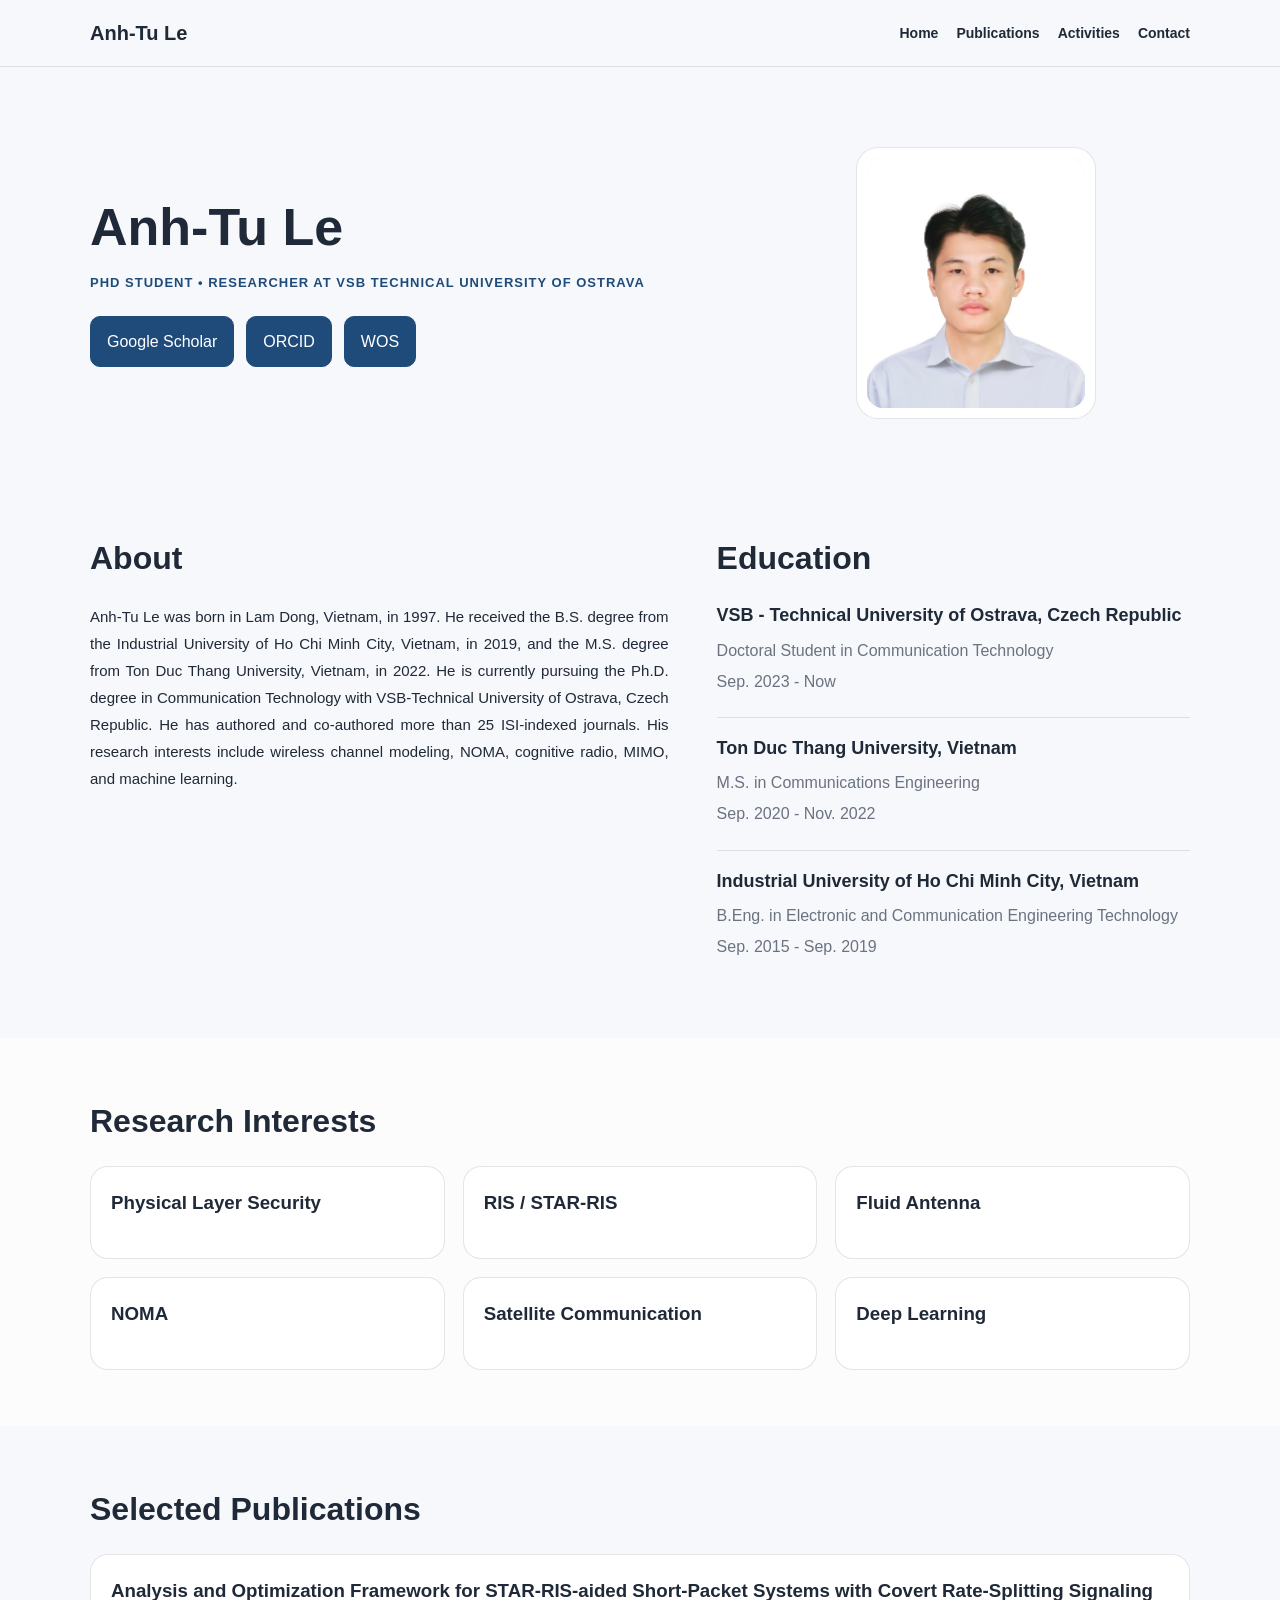
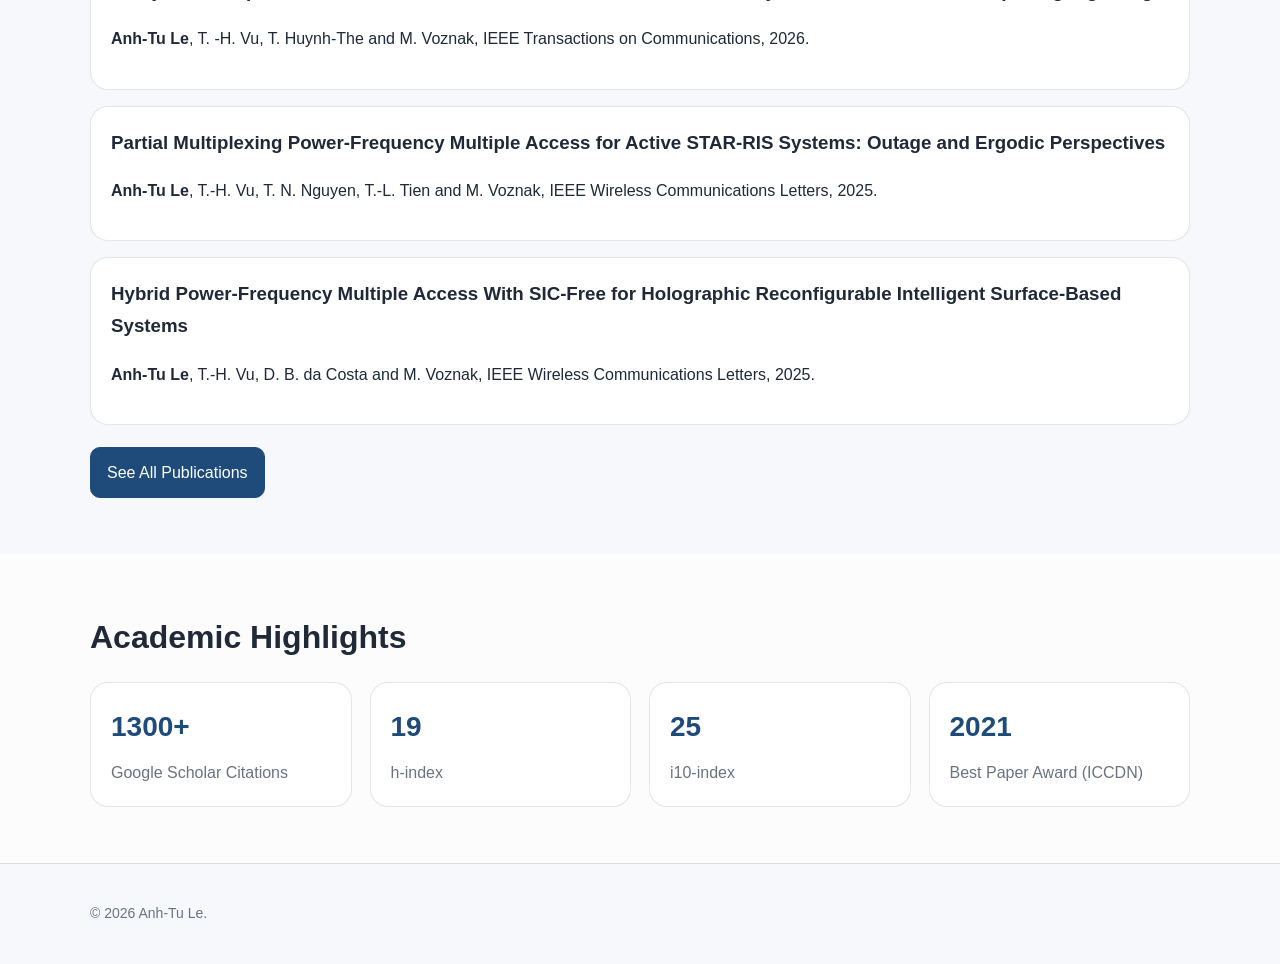
<file: index.html>
<!doctype html>
<html lang="en">
<head>
  <meta charset="UTF-8" />
  <meta name="viewport" content="width=device-width, initial-scale=1.0" />
  <title>Anh-Tu Le | Researcher</title>
  <meta
    name="description"
    content="Academic profile, research interests, selected publications, and contact information of Anh-Tu Le."
  />
  <link rel="icon" type="image/png" href="img/favicon.png" />
<link rel="apple-touch-icon" href="img/favicon.png" />
  <link rel="stylesheet" href="css/style.css" />
</head>
<body>
  <header class="site-header">
    <div class="container header-inner">
      <a class="logo" href="index.html">Anh-Tu Le</a>

      <nav class="nav">
       <strong> <a href="index.html">Home</a> </strong>
       <strong> <a href="publications.html">Publications</a> </strong>
         <strong><a href="activities.html">Activities</a></strong>
        <strong> <a href="contact.html">Contact</a></strong>
      </nav>
    </div>
  </header>

  <main>
    <!-- HERO -->
    <section class="hero">
      <div class="container hero-grid">
        <div class="hero-text">
          <h1>Anh-Tu Le</h1>
           <p class="eyebrow">PhD Student • Researcher  at VSB Technical University of Ostrava</p>
          <div class="hero-actions">
           <a class="btn btn-primary" href="https://scholar.google.com/citations?user=lo6rXWoAAAAJ&hl=en" target="_blank" rel="noopener noreferrer">Google Scholar</a>
<a class="btn btn-primary" href="https://orcid.org/0000-0002-2710-1843" target="_blank" rel="noopener noreferrer">ORCID</a>
<a class="btn btn-primary" href="https://www.webofscience.com/wos/author/record/HCI-6475-2022" target="_blank" rel="noopener noreferrer">WOS</a>
          </div>
        </div>

        <div class="hero-card">
          <img src="img/avatar.jpg" alt="Portrait placeholder for Anh-Tu Le" />
        </div>
      </div>
    </section>

    <!-- ABOUT + EDUCATION -->
<section class="section">
  <div class="container">
    <div class="about-education-grid">
      
      
<div class="about-column">
  <h2>About</h2>
  <p class="about-text">
    Anh-Tu Le was born in Lam Dong, Vietnam, in 1997. He received the B.S. degree from the Industrial University of Ho Chi Minh City, Vietnam, in 2019, and the M.S. degree from Ton Duc Thang University, Vietnam, in 2022. He is currently pursuing the Ph.D. degree in Communication Technology with VSB-Technical University of Ostrava, Czech Republic. He has authored and co-authored more than 25 ISI-indexed journals. His research interests include wireless channel modeling, NOMA, cognitive radio, MIMO, and machine learning.
  </p>
</div>


      <div class="education-column">
        <h2>Education</h2>

        <div class="education-item">
          <h3>VSB - Technical University of Ostrava, Czech Republic</h3>
          <p>Doctoral Student in Communication Technology</p>
          <p>Sep. 2023 - Now</p>
        </div>

        <div class="education-item">
          <h3>Ton Duc Thang University, Vietnam</h3>
          <p>M.S. in Communications Engineering</p>
          <p>Sep. 2020 - Nov. 2022</p>
        </div>

        <div class="education-item">
          <h3>Industrial University of Ho Chi Minh City, Vietnam</h3>
          <p>B.Eng. in Electronic and Communication Engineering Technology</p>
          <p>Sep. 2015 - Sep. 2019</p>
        </div>
      </div>

    </div>
  </div>
</section>

    <!-- RESEARCH INTERESTS -->
    <section class="section section-soft">
      <div class="container">
        <h2>Research Interests</h2>

        <div class="card-grid research-grid">
          <article class="card">
            <h3>Physical Layer Security</h3>
          </article>

          <article class="card">
            <h3>RIS / STAR-RIS</h3>
          </article>

          <article class="card">
            <h3>Fluid Antenna</h3>
          </article>

          <article class="card">
            <h3>NOMA</h3>
          </article>

          <article class="card">
            <h3>Satellite Communication</h3>
          </article>

          <article class="card">
            <h3>Deep Learning</h3>
          </article>
        </div>
      </div>
    </section>

    <!-- SELECTED PUBLICATIONS -->
    <section class="section">
      <div class="container">
        <h2>Selected Publications</h2>

        <div class="publication-list">
          <article class="publication-item">
            <h3>
              Analysis and Optimization Framework for STAR-RIS-aided Short-Packet Systems with Covert Rate-Splitting Signaling
            </h3>
            <p>
             <strong>Anh-Tu Le</strong>, T. -H. Vu, T. Huynh-The and M. Voznak, IEEE Transactions on Communications, 2026.
            </p>
          </article>

          <article class="publication-item">
            <h3>
              Partial Multiplexing Power-Frequency Multiple Access for Active STAR-RIS Systems:
              Outage and Ergodic Perspectives
            </h3>
            <p>
              <strong>Anh-Tu Le</strong>, T.-H. Vu, T. N. Nguyen, T.-L. Tien and M. Voznak,
              IEEE Wireless Communications Letters, 2025.
            </p>
          </article>

          <article class="publication-item">
            <h3>
              Hybrid Power-Frequency Multiple Access With SIC-Free for Holographic
              Reconfigurable Intelligent Surface-Based Systems
            </h3>
            <p>
              <strong>Anh-Tu Le</strong>, T.-H. Vu, D. B. da Costa and M. Voznak,
              IEEE Wireless Communications Letters, 2025.
            </p>
          </article>
        </div>

        <div class="section-action">
          <a class="btn btn-primary" href="publications.html">See All Publications</a>
        </div>
      </div>
    </section>

    <!-- ACADEMIC HIGHLIGHTS -->
    <section class="section section-soft">
      <div class="container">
        <h2>Academic Highlights</h2>

        <div class="stats-grid">
          <div class="stat-card">
            <strong>1300+</strong>
            <span>Google Scholar Citations</span>
          </div>

          <div class="stat-card">
            <strong>19</strong>
            <span>h-index</span>
          </div>

          <div class="stat-card">
            <strong>25</strong>
            <span>i10-index</span>
          </div>

          <div class="stat-card">
            <strong>2021</strong>
            <span>Best Paper Award (ICCDN)</span>
          </div>
        </div>
      </div>
    </section>
  </main>

  <footer class="site-footer">
    <div class="container">
      <p>© 2026 Anh-Tu Le. </p>
    </div>
  </footer>
  
  <script src="js/main.js"></script>
</body>
</html>
</file>
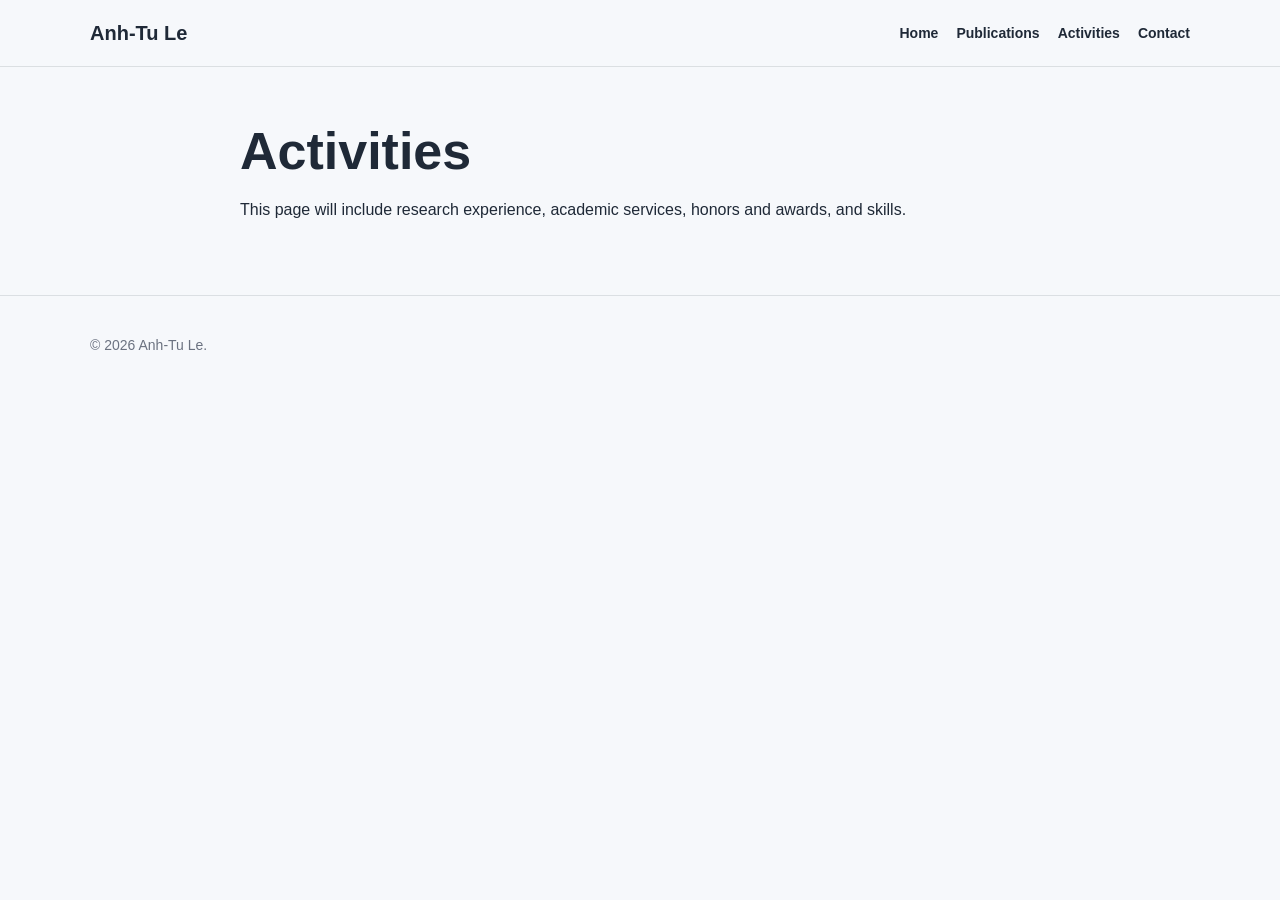
<file: activities.html>
<!doctype html>
<html lang="en">
<head>
  <meta charset="UTF-8" />
  <meta name="viewport" content="width=device-width, initial-scale=1.0" />
  <link rel="icon" type="image/png" href="img/favicon.png" />
<link rel="apple-touch-icon" href="img/favicon.png" />
  <title>Activities | Anh-Tu Le</title>
  <link rel="stylesheet" href="css/style.css" />
</head>
<body>
  <header class="site-header">
    <div class="container header-inner">
      <a class="logo" href="index.html">Anh-Tu Le</a>
      <nav class="nav">
       <strong> <a href="index.html">Home</a> </strong>
       <strong> <a href="publications.html">Publications</a> </strong>
         <strong><a href="activities.html">Activities</a></strong>
        <strong> <a href="contact.html">Contact</a></strong>
      </nav>
    </div>
  </header>

  <main class="section">
    <div class="container narrow">
      <h1>Activities</h1>
      <p>This page will include research experience, academic services, honors and awards, and skills.</p>
    </div>
  </main>

  <footer class="site-footer">
    <div class="container">
      <p>© 2026 Anh-Tu Le.</p>
    </div>
  </footer>
</body>
</html>
</file>
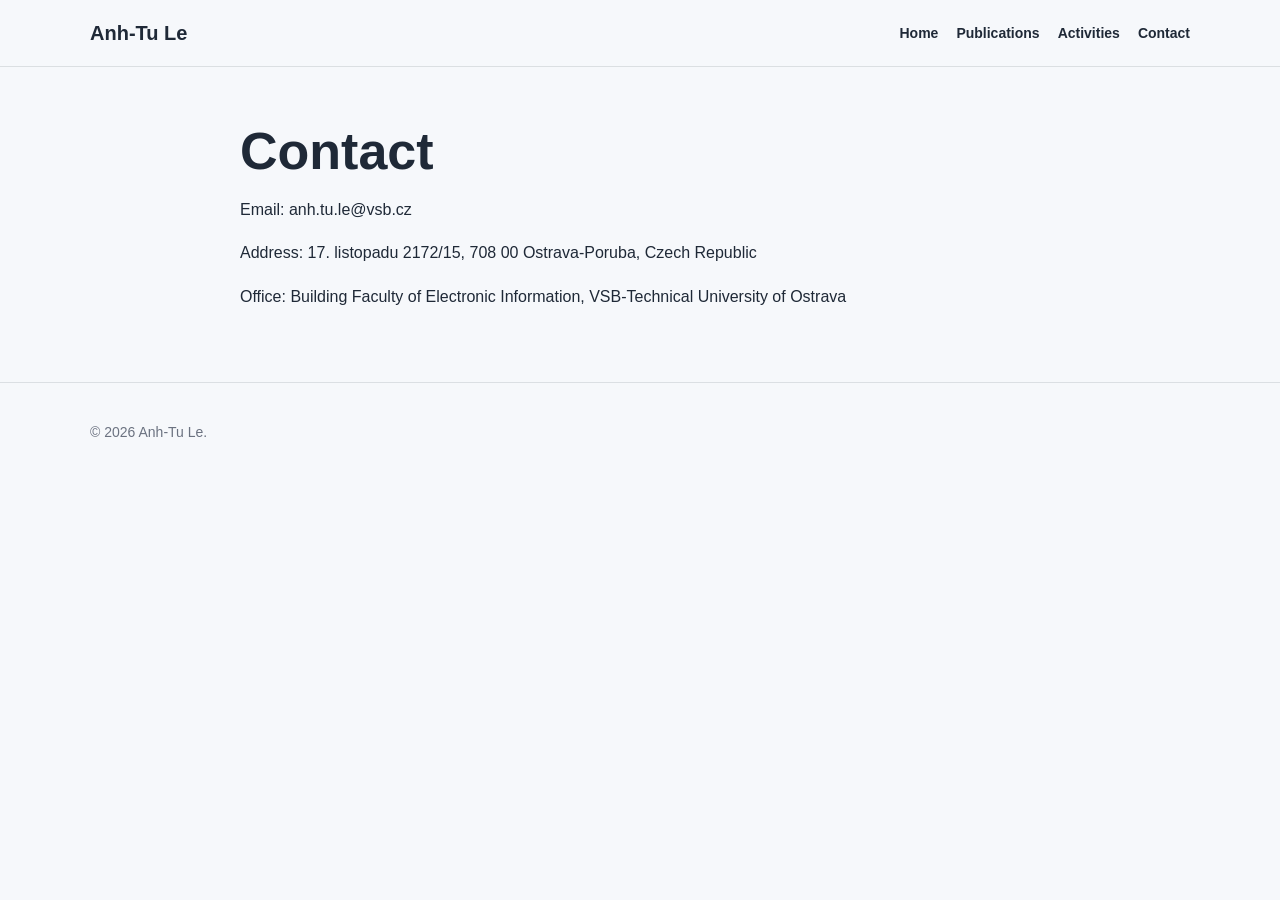
<file: contact.html>
<!doctype html>
<html lang="en">
<head>
  <meta charset="UTF-8" />
  <meta name="viewport" content="width=device-width, initial-scale=1.0" />
  <link rel="icon" type="image/png" href="img/favicon.png" />
<link rel="apple-touch-icon" href="img/favicon.png" />
  <title>Contact | Anh-Tu Le</title>
  <link rel="stylesheet" href="css/style.css" />
</head>
<body>
  <header class="site-header">
    <div class="container header-inner">
      <a class="logo" href="index.html">Anh-Tu Le</a>
      <nav class="nav">
        <strong> <a href="index.html">Home</a> </strong>
       <strong> <a href="publications.html">Publications</a> </strong>
         <strong><a href="activities.html">Activities</a></strong>
        <strong> <a href="contact.html">Contact</a></strong>
      </nav>
    </div>
  </header>

  <main class="section">
    <div class="container narrow">
      <h1>Contact</h1>
      <p>Email: anh.tu.le@vsb.cz</p>
    <p>Address: 17. listopadu 2172/15, 708 00 Ostrava-Poruba, Czech Republic</p>
    <p>Office: Building Faculty of Electronic Information, VSB-Technical University of Ostrava</p>
    </div>
  </main>

  <footer class="site-footer">
    <div class="container">
      <p>© 2026 Anh-Tu Le.</p>
    </div>
  </footer>
</body>
</html>
</file>
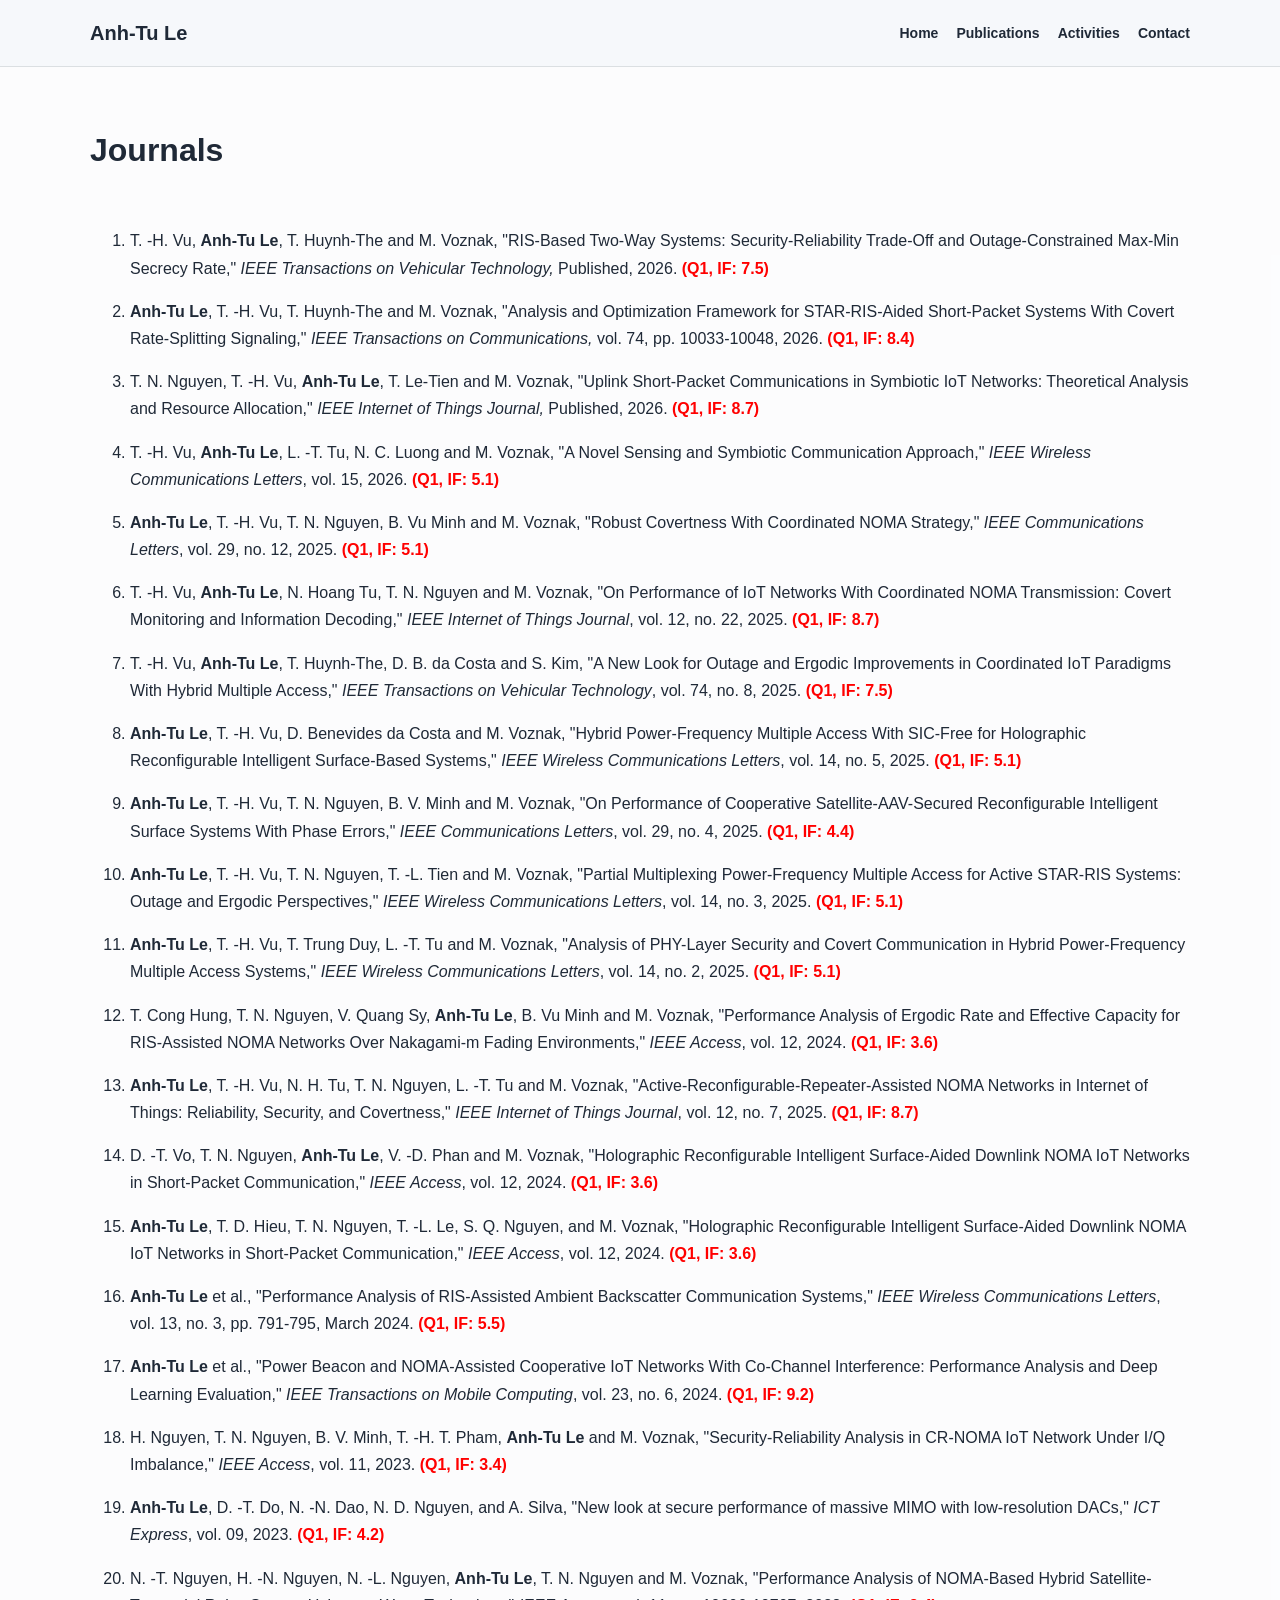
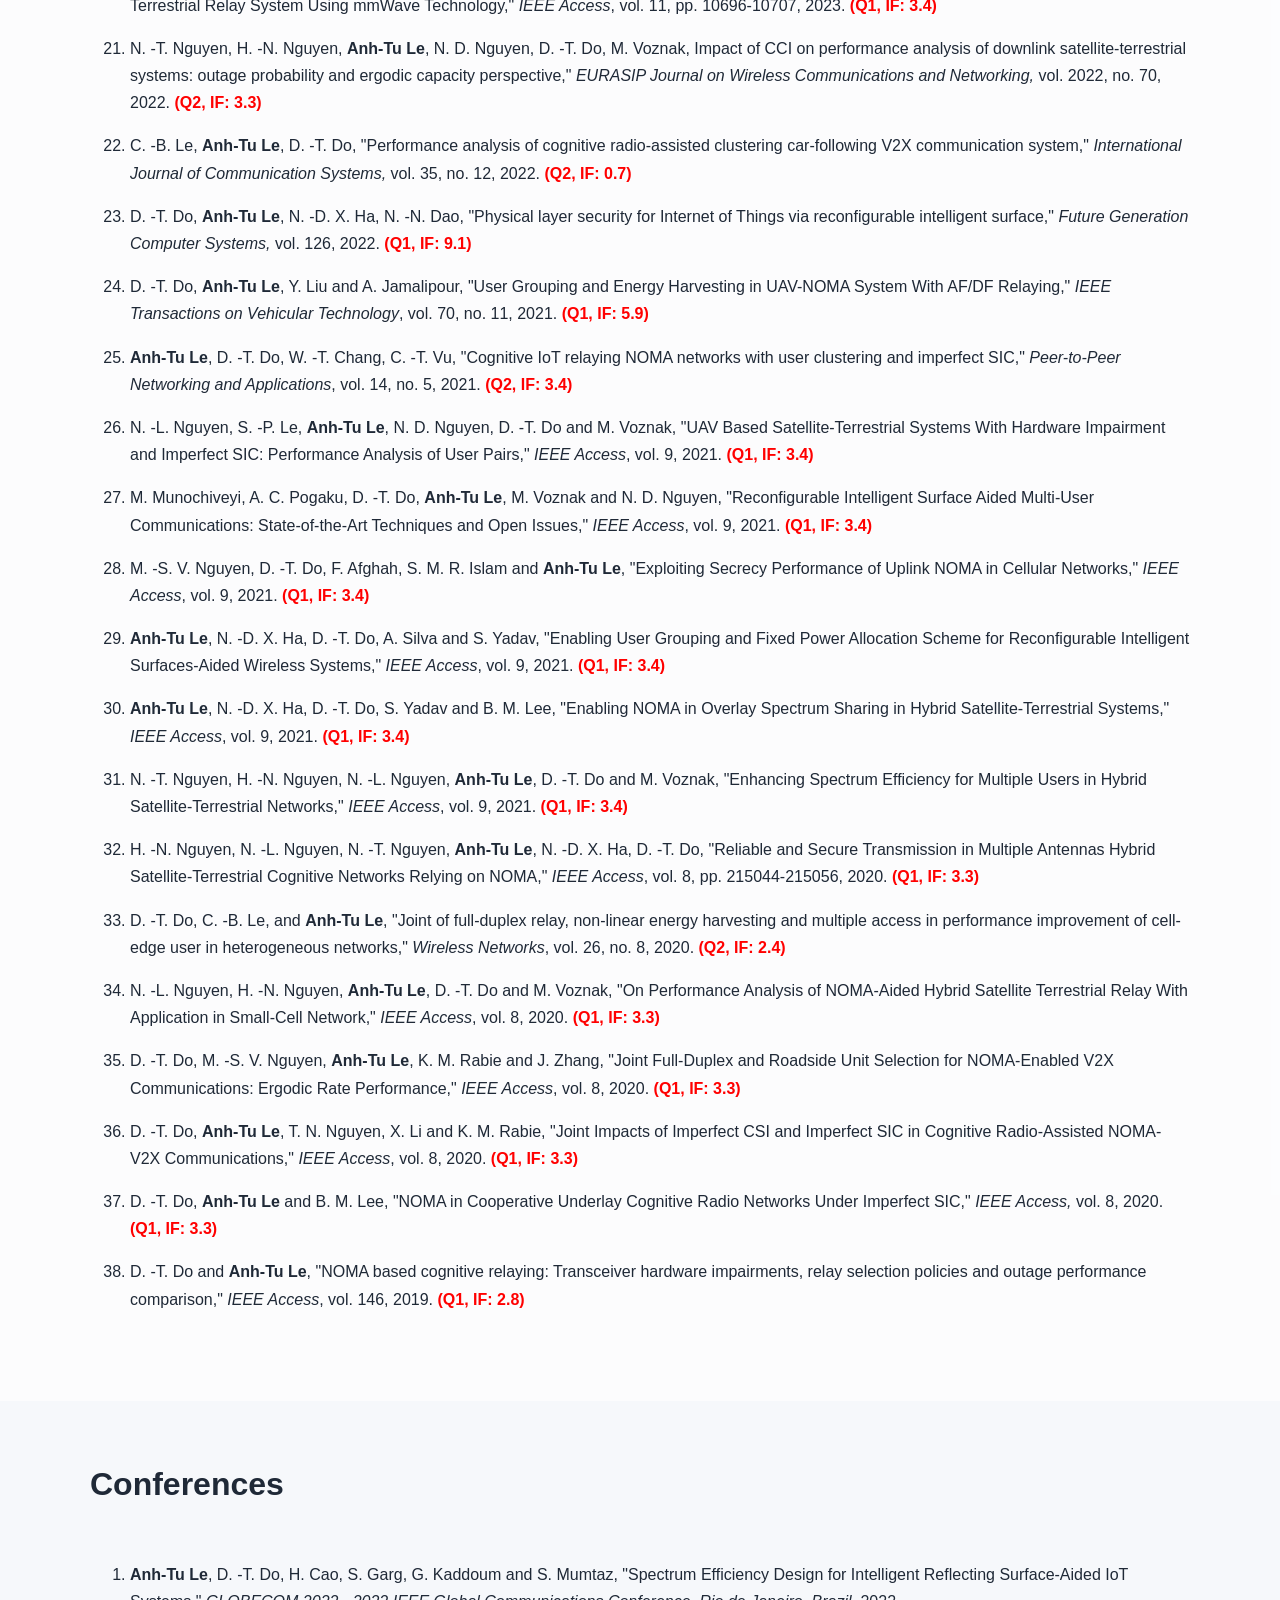
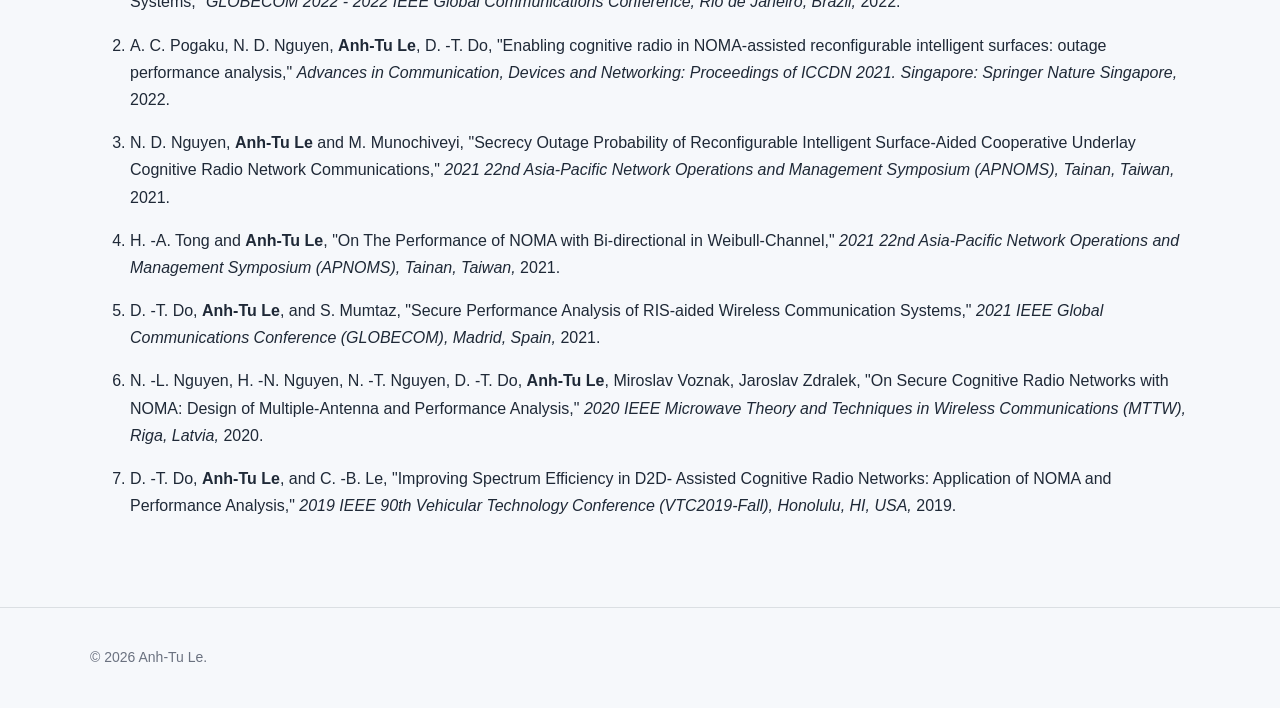
<file: publications.html>
<!doctype html>
<html lang="en">
<head>
  <meta charset="UTF-8" />
  <meta name="viewport" content="width=device-width, initial-scale=1.0" />
  <link rel="icon" type="image/png" href="img/favicon.png" />
<link rel="apple-touch-icon" href="img/favicon.png" />
  <title>Publications | Anh-Tu Le</title>
  <link rel="stylesheet" href="css/style.css" />
</head>
<body>
  <header class="site-header">
    <div class="container header-inner">
      <a class="logo" href="index.html">Anh-Tu Le</a>
      <nav class="nav">
        <strong> <a href="index.html">Home</a> </strong>
       <strong> <a href="publications.html">Publications</a> </strong>
         <strong><a href="activities.html">Activities</a></strong>
        <strong> <a href="contact.html">Contact</a></strong>
      </nav>
    </div>
  </header>

    <!-- Journals -->
    <section class="section section-soft">
      <div class="container">
        <h2>Journals</h2>
        <div class="publication-list">
          <ol>
            <li>
                 <p> T. -H. Vu, <strong>Anh-Tu Le</strong>, T. Huynh-The and M. Voznak, "RIS-Based Two-Way Systems: Security-Reliability Trade-Off and Outage-Constrained Max-Min Secrecy Rate,"
                 <i>IEEE Transactions on Vehicular Technology,</i> Published, 2026. <strong style="color: red;">(Q1, IF: 7.5)</strong></p>
            </li>
            <li>
                 <p><strong>Anh-Tu Le</strong>, T. -H. Vu, T. Huynh-The and M. Voznak, "Analysis and Optimization Framework for STAR-RIS-Aided Short-Packet Systems With Covert Rate-Splitting Signaling,"
                 <i>IEEE Transactions on Communications,</i> vol. 74, pp. 10033-10048, 2026. <strong style="color: red;">(Q1, IF: 8.4)</strong></p>
            </li>
            <li>
                <p> T. N. Nguyen, T. -H. Vu, <strong>Anh-Tu Le</strong>, T. Le-Tien and M. Voznak, "Uplink Short-Packet Communications in Symbiotic IoT Networks: Theoretical Analysis and Resource Allocation,"
                <i>IEEE Internet of Things Journal,</i> Published, 2026. <strong style="color: red;">(Q1, IF: 8.7)</strong></p>
            </li>
            <li> 
                <p>T. -H. Vu, <strong>Anh-Tu Le</strong>, L. -T. Tu, N. C. Luong and M. Voznak, "A Novel Sensing and Symbiotic Communication Approach," 
                <i>IEEE Wireless Communications Letters</i>, vol. 15, 2026. <strong style="color: red;">(Q1, IF: 5.1)</strong></p>
            </li>
            <li> 
                <p><strong>Anh-Tu Le</strong>, T. -H. Vu, T. N. Nguyen, B. Vu Minh and M. Voznak, "Robust Covertness With Coordinated NOMA Strategy," 
                <i>IEEE Communications Letters</i>, vol. 29, no. 12, 2025. <strong style="color: red;">(Q1, IF: 5.1)</strong></p>
            </li>
            <li> 
                <p>T. -H. Vu, <strong>Anh-Tu Le</strong>, N. Hoang Tu, T. N. Nguyen and M. Voznak, "On Performance of IoT Networks With Coordinated NOMA Transmission: Covert Monitoring and Information Decoding," 
                <i>IEEE Internet of Things Journal</i>, vol. 12, no. 22, 2025. <strong style="color: red;">(Q1, IF: 8.7)</strong></p>
            </li>
            <li> 
                <p>T. -H. Vu, <strong>Anh-Tu Le</strong>, T. Huynh-The, D. B. da Costa and S. Kim, "A New Look for Outage and Ergodic Improvements in Coordinated IoT Paradigms With Hybrid Multiple Access," 
                <i>IEEE Transactions on Vehicular Technology</i>, vol. 74, no. 8, 2025. <strong style="color: red;">(Q1, IF: 7.5)</strong></p>
            </li>
            <li> 
                <p><strong>Anh-Tu Le</strong>, T. -H. Vu, D. Benevides da Costa and M. Voznak, "Hybrid Power-Frequency Multiple Access With SIC-Free for Holographic Reconfigurable Intelligent Surface-Based Systems," 
                <i>IEEE Wireless Communications Letters</i>, vol. 14, no. 5, 2025. <strong style="color: red;">(Q1, IF: 5.1)</strong></p>
            </li>
            <li> 
                <p><strong>Anh-Tu Le</strong>, T. -H. Vu, T. N. Nguyen, B. V. Minh and M. Voznak, "On Performance of Cooperative Satellite-AAV-Secured Reconfigurable Intelligent Surface Systems With Phase Errors," 
                <i>IEEE Communications Letters</i>, vol. 29, no. 4, 2025. <strong style="color: red;">(Q1, IF: 4.4)</strong></p>
            </li>
            <li> 
                <p><strong>Anh-Tu Le</strong>, T. -H. Vu, T. N. Nguyen, T. -L. Tien and M. Voznak, "Partial Multiplexing Power-Frequency Multiple Access for Active STAR-RIS Systems: Outage and Ergodic Perspectives," 
                <i>IEEE Wireless Communications Letters</i>, vol. 14, no. 3, 2025. <strong style="color: red;">(Q1, IF: 5.1)</strong></p>
            </li>
            <li> 
                <p><strong>Anh-Tu Le</strong>, T. -H. Vu, T. Trung Duy, L. -T. Tu and M. Voznak, "Analysis of PHY-Layer Security and Covert Communication in Hybrid Power-Frequency Multiple Access Systems," 
                <i>IEEE Wireless Communications Letters</i>, vol. 14, no. 2, 2025. <strong style="color: red;">(Q1, IF: 5.1)</strong></p>
            </li>
            <li> 
                <p>T. Cong Hung, T. N. Nguyen, V. Quang Sy, <strong>Anh-Tu Le</strong>, B. Vu Minh and M. Voznak, "Performance Analysis of Ergodic Rate and Effective Capacity for RIS-Assisted NOMA Networks Over Nakagami-m Fading Environments," 
                <i>IEEE Access</i>, vol. 12, 2024. <strong style="color: red;">(Q1, IF: 3.6)</strong></p>
            </li>
            <li> 
                <p><strong>Anh-Tu Le</strong>, T. -H. Vu, N. H. Tu, T. N. Nguyen, L. -T. Tu and M. Voznak, "Active-Reconfigurable-Repeater-Assisted NOMA Networks in Internet of Things: Reliability, Security, and Covertness," 
                <i>IEEE Internet of Things Journal</i>, vol. 12, no. 7, 2025. <strong style="color: red;">(Q1, IF: 8.7)</strong></p>
            </li>
            <li> 
                <p>D. -T. Vo, T. N. Nguyen, <strong>Anh-Tu Le</strong>, V. -D. Phan and M. Voznak, "Holographic Reconfigurable Intelligent Surface-Aided Downlink NOMA IoT Networks in Short-Packet Communication," 
                <i>IEEE Access</i>, vol. 12, 2024. <strong style="color: red;">(Q1, IF: 3.6)</strong></p>
            </li>
            <li> 
                <p><strong>Anh-Tu Le</strong>, T. D. Hieu, T. N. Nguyen, T. -L. Le, S. Q. Nguyen, and M. Voznak, "Holographic Reconfigurable Intelligent Surface-Aided Downlink NOMA IoT Networks in Short-Packet Communication," 
                <i>IEEE Access</i>, vol. 12, 2024. <strong style="color: red;">(Q1, IF: 3.6)</strong></p>
            </li>
            <li> 
                <p><strong>Anh-Tu Le</strong> et al., "Performance Analysis of RIS-Assisted Ambient Backscatter Communication Systems," 
                <i>IEEE Wireless Communications Letters</i>, vol. 13, no. 3, pp. 791-795, March 2024. <strong style="color: red;">(Q1, IF: 5.5)</strong></p>
            </li>
            <li> 
                <p><strong>Anh-Tu Le</strong> et al., "Power Beacon and NOMA-Assisted Cooperative IoT Networks With Co-Channel Interference: Performance Analysis and Deep Learning Evaluation,"
                <i>IEEE Transactions on Mobile Computing</i>, vol. 23, no. 6, 2024. <strong style="color: red;">(Q1, IF: 9.2)</strong></p>
            </li>
            <li> 
                <p>H. Nguyen, T. N. Nguyen, B. V. Minh, T. -H. T. Pham, <strong>Anh-Tu Le</strong> and M. Voznak, "Security-Reliability Analysis in CR-NOMA IoT Network Under I/Q Imbalance,"
                <i>IEEE Access</i>, vol. 11, 2023. <strong style="color: red;">(Q1, IF: 3.4)</strong></p>
            </li>
            <li> 
                <p><strong>Anh-Tu Le</strong>, D. -T. Do, N. -N. Dao, N. D. Nguyen, and A. Silva, "New look at secure performance of massive MIMO with low-resolution DACs," 
                <i>ICT Express</i>, vol. 09, 2023. <strong style="color: red;">(Q1, IF: 4.2)</strong></p>
            </li>
            <li> 
                <p>N. -T. Nguyen, H. -N. Nguyen, N. -L. Nguyen, <strong>Anh-Tu Le</strong>, T. N. Nguyen and M. Voznak, "Performance Analysis of NOMA-Based Hybrid Satellite-Terrestrial Relay System Using mmWave Technology,"
                <i>IEEE Access</i>, vol. 11, pp. 10696-10707, 2023. <strong style="color: red;">(Q1, IF: 3.4)</strong></p>
            </li>
            <li> 
                <p>N. -T. Nguyen, H. -N. Nguyen, <strong>Anh-Tu Le</strong>, N. D. Nguyen, D. -T. Do, M. Voznak, Impact of CCI on performance analysis of downlink satellite-terrestrial systems: outage probability and ergodic capacity perspective,"
                <i>EURASIP Journal on Wireless Communications and Networking,</i> vol. 2022, no. 70, 2022. <strong style="color: red;">(Q2, IF: 3.3)</strong></p>
            </li>
            <li> 
                <p>C. -B. Le, <strong>Anh-Tu Le</strong>, D. -T. Do, "Performance analysis of cognitive radio-assisted clustering car-following V2X communication system," 
                <i>International Journal of Communication Systems,</i> vol. 35, no. 12, 2022. <strong style="color: red;">(Q2, IF: 0.7)</strong></p>
            </li>
            <li> 
                <p>D. -T. Do, <strong>Anh-Tu Le</strong>, N. -D. X. Ha, N. -N. Dao, "Physical layer security for Internet of Things via reconfigurable intelligent surface," 
                <i>Future Generation Computer Systems,</i> vol. 126, 2022. <strong style="color: red;">(Q1, IF: 9.1)</strong></p>
            </li>
            <li> 
                <p>D. -T. Do, <strong>Anh-Tu Le</strong>, Y. Liu and A. Jamalipour, "User Grouping and Energy Harvesting in UAV-NOMA System With AF/DF Relaying," 
                <i>IEEE Transactions on Vehicular Technology</i>, vol. 70, no. 11, 2021. <strong style="color: red;">(Q1, IF: 5.9)</strong></p>
            </li>
            <li> 
                <p><strong>Anh-Tu Le</strong>, D. -T. Do, W. -T. Chang, C. -T. Vu, "Cognitive IoT relaying NOMA networks with user clustering and imperfect SIC," 
                <i>Peer-to-Peer Networking and Applications</i>, vol. 14, no. 5, 2021. <strong style="color: red;">(Q2, IF: 3.4)</strong></p>
            </li>
            <li> 
                <p>N. -L. Nguyen, S. -P. Le, <strong>Anh-Tu Le</strong>, N. D. Nguyen, D. -T. Do and M. Voznak, "UAV Based Satellite-Terrestrial Systems With Hardware Impairment and Imperfect SIC: Performance Analysis of User Pairs,"
                <i>IEEE Access</i>, vol. 9, 2021. <strong style="color: red;">(Q1, IF: 3.4)</strong></p>
            </li>
            <li> 
                <p>M. Munochiveyi, A. C. Pogaku, D. -T. Do, <strong>Anh-Tu Le</strong>, M. Voznak and N. D. Nguyen, "Reconfigurable Intelligent Surface Aided Multi-User Communications: State-of-the-Art Techniques and Open Issues,"
                <i>IEEE Access</i>, vol. 9, 2021. <strong style="color: red;">(Q1, IF: 3.4)</strong></p>
            </li>
            <li> 
                <p>M. -S. V. Nguyen, D. -T. Do, F. Afghah, S. M. R. Islam and <strong>Anh-Tu Le</strong>, "Exploiting Secrecy Performance of Uplink NOMA in Cellular Networks,"
                <i>IEEE Access</i>, vol. 9, 2021. <strong style="color: red;">(Q1, IF: 3.4)</strong></p>
            </li>
            <li> 
                <p><strong>Anh-Tu Le</strong>, N. -D. X. Ha, D. -T. Do, A. Silva and S. Yadav, "Enabling User Grouping and Fixed Power Allocation Scheme for Reconfigurable Intelligent Surfaces-Aided Wireless Systems,"
                <i>IEEE Access</i>, vol. 9, 2021. <strong style="color: red;">(Q1, IF: 3.4)</strong></p>
            </li>
            <li> 
                <p><strong>Anh-Tu Le</strong>, N. -D. X. Ha, D. -T. Do, S. Yadav and B. M. Lee, "Enabling NOMA in Overlay Spectrum Sharing in Hybrid Satellite-Terrestrial Systems,"
                <i>IEEE Access</i>, vol. 9, 2021. <strong style="color: red;">(Q1, IF: 3.4)</strong></p>
            </li>
            <li> 
                <p>N. -T. Nguyen, H. -N. Nguyen, N. -L. Nguyen, <strong>Anh-Tu Le</strong>, D. -T. Do and M. Voznak, "Enhancing Spectrum Efficiency for Multiple Users in Hybrid Satellite-Terrestrial Networks,"
                <i>IEEE Access</i>, vol. 9, 2021. <strong style="color: red;">(Q1, IF: 3.4)</strong></p>
            </li>
            <li> 
                <p>H. -N. Nguyen, N. -L. Nguyen, N. -T. Nguyen, <strong>Anh-Tu Le</strong>, N. -D. X. Ha, D. -T. Do, "Reliable and Secure Transmission in Multiple Antennas Hybrid Satellite-Terrestrial Cognitive Networks Relying on NOMA,"
                <i>IEEE Access</i>, vol. 8, pp. 215044-215056, 2020. <strong style="color: red;">(Q1, IF: 3.3)</strong></p>
            </li>
            <li> 
                <p>D. -T. Do, C. -B. Le, and <strong>Anh-Tu Le</strong>, "Joint of full-duplex relay, non-linear energy harvesting and multiple access in performance improvement of cell-edge user in heterogeneous networks,"
                <i>Wireless Networks</i>, vol. 26, no. 8, 2020. <strong style="color: red;">(Q2, IF: 2.4)</strong></p>
            </li>
            <li> 
                <p>N. -L. Nguyen, H. -N. Nguyen, <strong>Anh-Tu Le</strong>, D. -T. Do and M. Voznak, "On Performance Analysis of NOMA-Aided Hybrid Satellite Terrestrial Relay With Application in Small-Cell Network,"
                <i>IEEE Access</i>, vol. 8, 2020. <strong style="color: red;">(Q1, IF: 3.3)</strong></p>
            </li>
            <li> 
                <p>D. -T. Do, M. -S. V. Nguyen, <strong>Anh-Tu Le</strong>, K. M. Rabie and J. Zhang, "Joint Full-Duplex and Roadside Unit Selection for NOMA-Enabled V2X Communications: Ergodic Rate Performance,"
                <i>IEEE Access</i>, vol. 8, 2020. <strong style="color: red;">(Q1, IF: 3.3)</strong></p>
            </li>
            <li> 
                <p>D. -T. Do, <strong>Anh-Tu Le</strong>, T. N. Nguyen, X. Li and K. M. Rabie, "Joint Impacts of Imperfect CSI and Imperfect SIC in Cognitive Radio-Assisted NOMA-V2X Communications,"
                <i>IEEE Access</i>, vol. 8, 2020. <strong style="color: red;">(Q1, IF: 3.3)</strong></p>
            </li>
            <li> 
                <p>D. -T. Do, <strong>Anh-Tu Le</strong> and B. M. Lee, "NOMA in Cooperative Underlay Cognitive Radio Networks Under Imperfect SIC,"
                <i>IEEE Access,</i> vol. 8, 2020. <strong style="color: red;">(Q1, IF: 3.3)</strong></p>
            </li>
            <li> 
                <p>D. -T. Do and <strong>Anh-Tu Le</strong>, "NOMA based cognitive relaying: Transceiver hardware impairments, relay selection policies and outage performance comparison,"
                <i>IEEE Access</i>, vol. 146, 2019. <strong style="color: red;">(Q1, IF: 2.8)</strong></p>
            </li>
          </ol>
        </div>
    </section>

    <!-- Conferences -->
    <section class="section">
      <div class="container">
        <h2>Conferences</h2>
        <div class="publication-list">
          <ol>
            <li>
                <p><strong>Anh-Tu Le</strong>, D. -T. Do, H. Cao, S. Garg, G. Kaddoum and S. Mumtaz, "Spectrum Efficiency Design for Intelligent Reflecting Surface-Aided IoT Systems,"
                <i>GLOBECOM 2022 - 2022 IEEE Global Communications Conference, Rio de Janeiro, Brazil,</i> 2022.</p>
            </li>
            <li>
                <p> A. C. Pogaku, N. D. Nguyen, <strong>Anh-Tu Le</strong>, D. -T. Do, "Enabling cognitive radio in NOMA-assisted reconfigurable intelligent surfaces: outage performance analysis," 
                <i>Advances in Communication, Devices and Networking: Proceedings of ICCDN 2021. Singapore: Springer Nature Singapore,</i> 2022.</p>
            </li>
            <li>
                <p> N. D. Nguyen, <strong>Anh-Tu Le</strong> and M. Munochiveyi, "Secrecy Outage Probability of Reconfigurable Intelligent Surface-Aided Cooperative Underlay Cognitive Radio Network Communications," 
                <i>2021 22nd Asia-Pacific Network Operations and Management Symposium (APNOMS), Tainan, Taiwan,</i> 2021.</p>
            </li>
            <li>
                <p> H. -A. Tong and <strong>Anh-Tu Le</strong>, "On The Performance of NOMA with Bi-directional in Weibull-Channel,"
                <i>2021 22nd Asia-Pacific Network Operations and Management Symposium (APNOMS), Tainan, Taiwan,</i> 2021.</p>
            </li>
            <li>
                <p> D. -T. Do, <strong>Anh-Tu Le</strong>, and S. Mumtaz, "Secure Performance Analysis of RIS-aided Wireless Communication Systems,"
                <i>2021 IEEE Global Communications Conference (GLOBECOM), Madrid, Spain,</i> 2021.</p>
            </li>
            <li>
                <p> N. -L. Nguyen, H. -N. Nguyen, N. -T. Nguyen, D. -T. Do, <strong>Anh-Tu Le</strong>, Miroslav Voznak, Jaroslav Zdralek, "On Secure Cognitive Radio Networks with NOMA: Design of Multiple-Antenna and Performance Analysis,"
                <i>2020 IEEE Microwave Theory and Techniques in Wireless Communications (MTTW), Riga, Latvia,</i> 2020.</p>
            </li>
            <li>
                <p> D. -T. Do, <strong>Anh-Tu Le</strong>, and C. -B. Le, "Improving Spectrum Efficiency in D2D- Assisted Cognitive Radio Networks: Application of NOMA and Performance Analysis," 
                <i>2019 IEEE 90th Vehicular Technology Conference (VTC2019-Fall), Honolulu, HI, USA,</i> 2019.</p>
            </li>
          </ol>
        </div>
    </section>

  <footer class="site-footer">
    <div class="container">
      <p>© 2026 Anh-Tu Le.</p>
    </div>
  </footer>
</body>
</html>
</file>
<file: css/style.css>
:root{
  --bg: #f6f8fb;
  --surface: #ffffff;
  --text: #1f2937;
  --muted: #6b7280;
  --border: rgba(31, 41, 55, 0.12);
  --accent: #1f4b7a;
  --accent-2: #8b6b47;
}

*{
  box-sizing: border-box;
}

html{
  scroll-behavior: smooth;
}

body{
  margin: 0;
  font-family: Arial, Helvetica, sans-serif;
  color: var(--text);
  background: var(--bg);
  line-height: 1.7;
}

img{
  max-width: 100%;
  display: block;
}

a{
  color: inherit;
}

.container{
  width: min(1100px, calc(100% - 40px));
  margin: 0 auto;
}

.narrow{
  max-width: 800px;
}

.site-header{
  position: sticky;
  top: 0;
  z-index: 100;
  background: rgba(246, 248, 251, 0.94);
  backdrop-filter: blur(10px);
  border-bottom: 1px solid var(--border);
}

.header-inner{
  display: flex;
  align-items: center;
  justify-content: space-between;
  gap: 20px;
  padding: 16px 0;
}

.logo{
  text-decoration: none;
  font-weight: 800;
  font-size: 20px;
}

.nav{
  display: flex;
  gap: 18px;
  flex-wrap: wrap;
}

.nav a{
  text-decoration: none;
  font-size: 14px;
  color: var(--text);
}

.nav a:hover{
  color: var(--accent);
}

.hero{
  padding: 80px 0 56px;
}



.hero-grid{
  display: grid;
  grid-template-columns: 1.2fr 0.8fr;
  gap: 32px;
  align-items: center;
}


.eyebrow{
  margin: 0 0 12px;
  color: var(--accent);
  text-transform: uppercase;
  letter-spacing: 1px;
  font-weight: 700;
  font-size: 13px;
}

h1{
  margin: 0 0 16px;
  font-size: 52px;
  line-height: 1.1;
}

h2{
  margin: 0 0 18px;
  font-size: 32px;
}

h3{
  margin-top: 0;
}

.subtitle{
  margin: 0;
  color: var(--muted);
  font-size: 18px;
  max-width: 680px;
}

.hero-actions,
.section-action{
  display: flex;
  gap: 12px;
  flex-wrap: wrap;
  margin-top: 22px;
}

.btn{
  display: inline-block;
  padding: 11px 16px;
  border-radius: 10px;
  text-decoration: none;
  border: 1px solid var(--border);
  background: var(--surface);
}

.btn-primary{
  background: var(--accent);
  color: #ffffff;
  border-color: var(--accent);
  transition: opacity 0.25s ease, transform 0.25s ease, box-shadow 0.25s ease, background-color 0.25s ease;
}

.btn-primary:hover{
  opacity: 0.9;
  transform: translateY(-2px);
  box-shadow: 0 10px 20px rgba(31, 75, 122, 0.16);
}

.btn-primary:active{
  opacity: 0.82;
  transform: translateY(0);
}

.hero-card{
  background: var(--surface);
  border: 1px solid var(--border);
  border-radius: 22px;
  padding: 10px;
  width: 240px;
  justify-self: center;
  margin-top: 0;
}


.hero-card img{
  width: 100%;
  height: 250px;
  border-radius: 16px;
  object-fit: cover;
  object-position: center top;
  background: #e5e7eb;
}


.section{
  padding: 56px 0;
}

.section-soft{
  background: rgba(255,255,255,0.65);
}

.card-grid{
  display: grid;
  grid-template-columns: repeat(3, 1fr);
  gap: 18px;
}

.card,
.publication-item,
.stat-card{
  background: var(--surface);
  border: 1px solid var(--border);
  border-radius: 18px;
  padding: 20px;
}

.research-grid .card{
  transition: transform 0.28s ease, box-shadow 0.28s ease, background-color 0.28s ease, border-color 0.28s ease;
}

.research-grid .card:hover{
  transform: translateY(-6px);
  background-color: rgba(31, 75, 122, 0.06);
  border-color: rgba(31, 75, 122, 0.22);
  box-shadow: 0 12px 24px rgba(31, 75, 122, 0.14);
}

.research-grid .card h3{
  transition: color 0.28s ease;
}

.research-grid .card:hover h3{
  color: var(--accent);
}

.publication-list{
  display: grid;
  gap: 16px;
}

.stats-grid{
  display: grid;
  grid-template-columns: repeat(4, 1fr);
  gap: 18px;
}

.stat-card strong{
  display: block;
  font-size: 28px;
  margin-bottom: 8px;
  color: var(--accent);
}

.stat-card span{
  color: var(--muted);
}

.site-footer{
  border-top: 1px solid var(--border);
  padding: 24px 0;
  color: var(--muted);
  font-size: 14px;
}

@media (max-width: 900px){
  .hero-grid{
    grid-template-columns: 1fr;
  }

  .card-grid{
    grid-template-columns: 1fr;
  }

  .stats-grid{
    grid-template-columns: repeat(2, 1fr);
  }

  .about-education-grid{
    grid-template-columns: 1fr;
    gap: 28px;
  }

  h1{
    font-size: 40px;
  }
  .hero-card{
  order: -1;
  margin: 0 auto 24px;
}

.hero-text{
  order: 1;
}

}

@media (max-width: 560px){
  .header-inner{
    flex-direction: column;
    align-items: flex-start;
  }

  .stats-grid{
    grid-template-columns: 1fr;
  }

  h1{
    font-size: 34px;
  }

  h2{
    font-size: 28px;
  }
}
.about-education-grid{
  display: grid;
  grid-template-columns: 1.1fr 0.9fr;
  gap: 48px;
  align-items: start;
}

.about-column,
.education-column{
  min-width: 0;
}

.about-column p,
.education-column p{
  margin-top: 0;
  color: var(--text);
}

.education-item{
  padding: 0 0 18px;
  margin-bottom: 18px;
  border-bottom: 1px solid var(--border);
}

.education-item:last-child{
  margin-bottom: 0;
  border-bottom: none;
}

.education-item h3{
  margin: 0 0 8px;
  font-size: 18px;
  line-height: 1.4;
}

.education-item p{
  margin: 4px 0;
  color: var(--muted);
}
.about-text{
  text-align: justify;
  text-justify: inter-word;
  line-height: 1.8;
  font-size: 15px;
}
</file>
